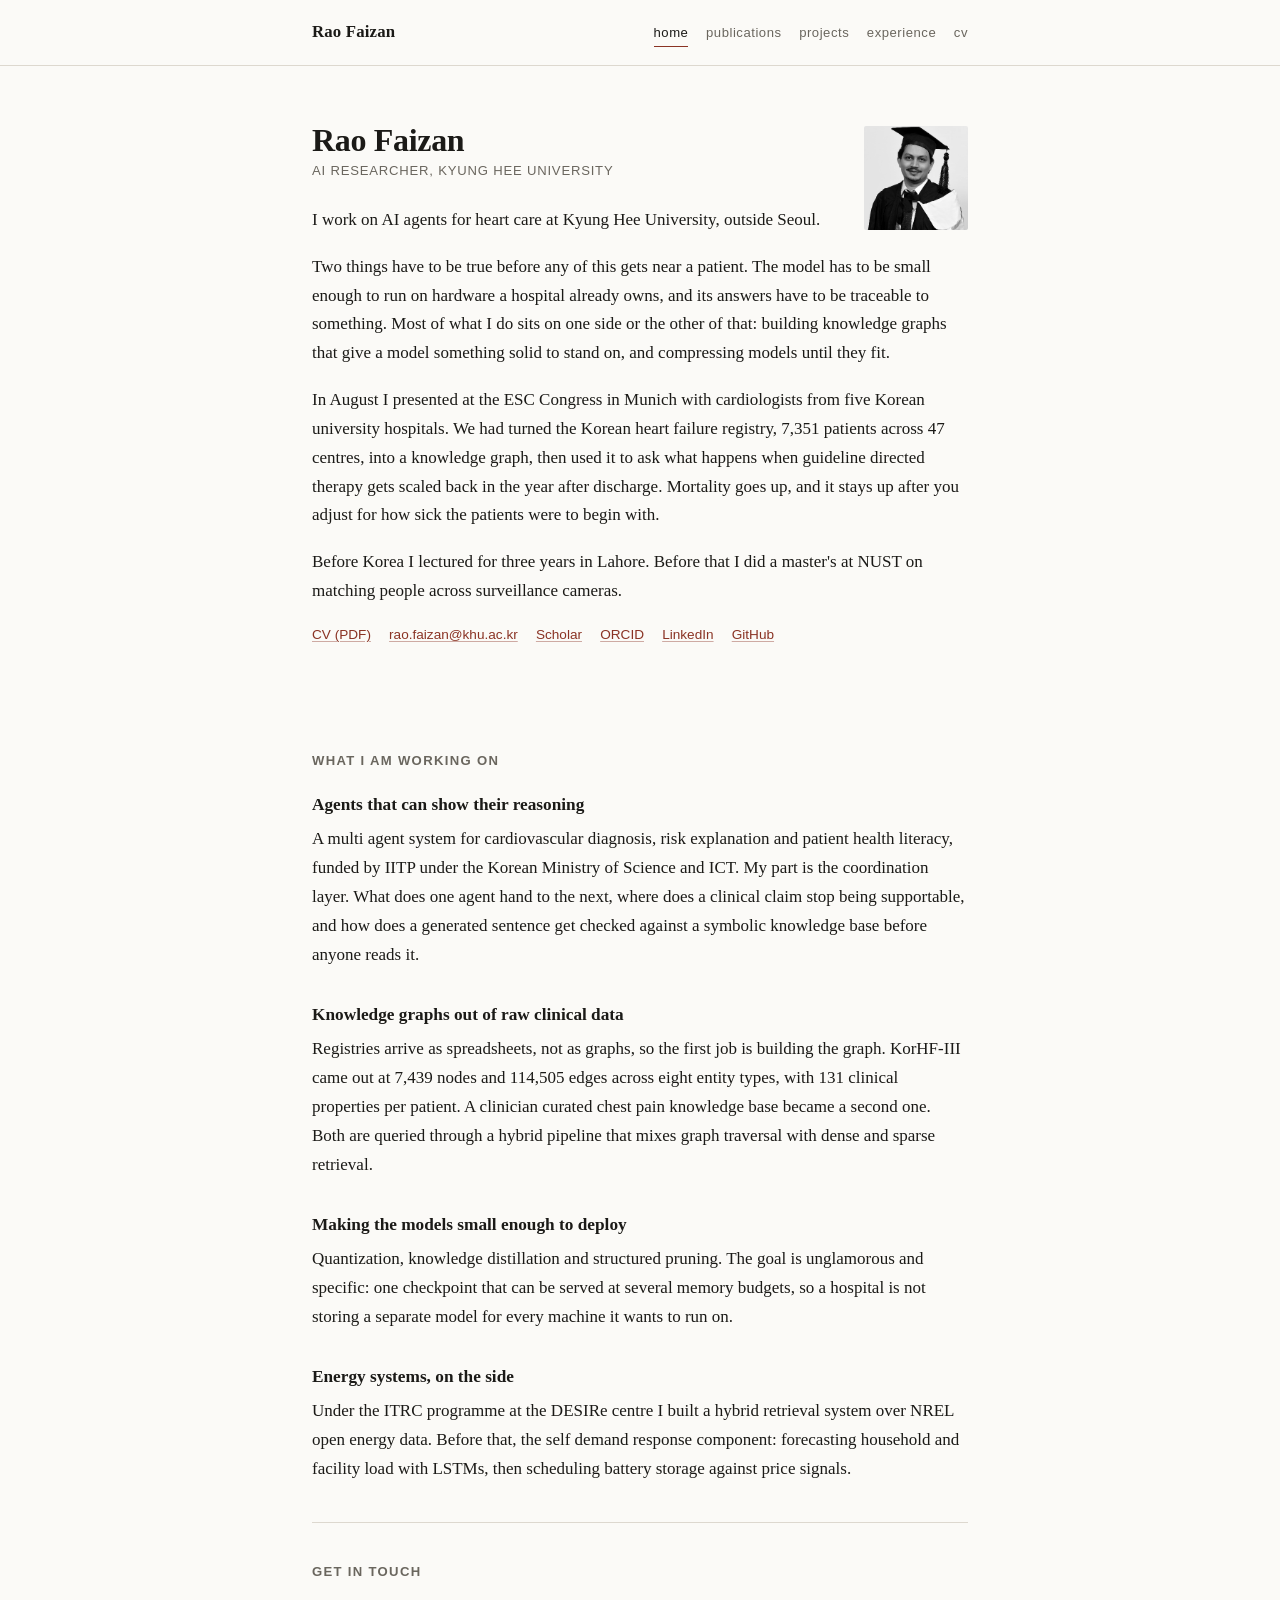
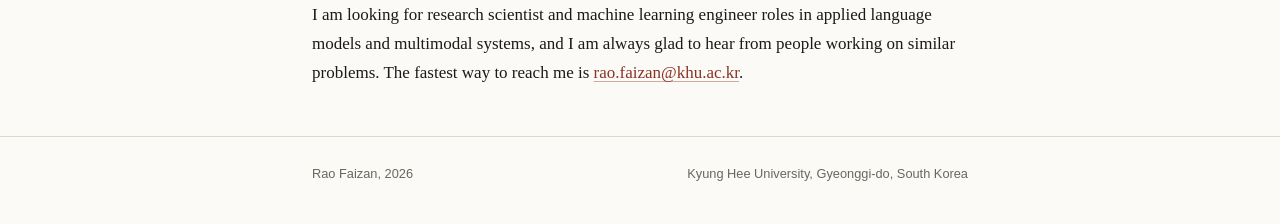
<file: index.html>
<!DOCTYPE html>
<html lang="en">
<head>
<meta charset="utf-8">
<meta name="viewport" content="width=device-width, initial-scale=1">
<title>Rao Faizan</title>
<meta name="description" content="Rao Faizan is an AI researcher at Kyung Hee University in South Korea, working on agent systems, clinical knowledge graphs and model compression for cardiovascular care.">
<link rel="stylesheet" href="assets/style.css">
</head>
<body>

<header class="nav">
  <div class="nav-inner">
    <a class="brand" href="index.html">Rao Faizan</a>
    <nav class="nav-links">
      <a href="index.html" class="active">home</a>
      <a href="publications.html">publications</a>
      <a href="projects.html">projects</a>
      <a href="experience.html">experience</a>
      <a href="assets/Rao_Faizan_CV.pdf">cv</a>
    </nav>
  </div>
</header>

<main class="wrap">

  <div class="intro">
    <img src="assets/profile.png" alt="Rao Faizan">
    <h1>Rao Faizan</h1>
    <p class="role">AI Researcher, Kyung Hee University</p>

    <p>I work on AI agents for heart care at Kyung Hee University, outside Seoul.</p>

    <p>Two things have to be true before any of this gets near a patient. The model has to be
       small enough to run on hardware a hospital already owns, and its answers have to be
       traceable to something. Most of what I do sits on one side or the other of that: building
       knowledge graphs that give a model something solid to stand on, and compressing models
       until they fit.</p>

    <p>In August I presented at the ESC Congress in Munich with cardiologists from five Korean
       university hospitals. We had turned the Korean heart failure registry, 7,351 patients
       across 47 centres, into a knowledge graph, then used it to ask what happens when
       guideline directed therapy gets scaled back in the year after discharge. Mortality goes
       up, and it stays up after you adjust for how sick the patients were to begin with.</p>

    <p>Before Korea I lectured for three years in Lahore. Before that I did a master's at NUST
       on matching people across surveillance cameras.</p>

    <p class="elsewhere">
      <a href="assets/Rao_Faizan_CV.pdf">CV (PDF)</a>
      <a href="mailto:rao.faizan@khu.ac.kr">rao.faizan@khu.ac.kr</a>
      <a href="https://scholar.google.com/citations?user=-F30Si8AAAAJ">Scholar</a>
      <a href="https://orcid.org/0000-0003-4084-5166">ORCID</a>
      <a href="https://www.linkedin.com/in/rao-faizan/">LinkedIn</a>
      <a href="https://github.com/raofaizan">GitHub</a>
    </p>
  </div>

  <section>
    <h2>What I am working on</h2>

    <h3>Agents that can show their reasoning</h3>
    <p>A multi agent system for cardiovascular diagnosis, risk explanation and patient health
       literacy, funded by IITP under the Korean Ministry of Science and ICT. My part is the
       coordination layer. What does one agent hand to the next, where does a clinical claim
       stop being supportable, and how does a generated sentence get checked against a symbolic
       knowledge base before anyone reads it.</p>

    <h3>Knowledge graphs out of raw clinical data</h3>
    <p>Registries arrive as spreadsheets, not as graphs, so the first job is building the graph.
       KorHF-III came out at 7,439 nodes and 114,505 edges across eight entity types, with 131
       clinical properties per patient. A clinician curated chest pain knowledge base became a
       second one. Both are queried through a hybrid pipeline that mixes graph traversal with
       dense and sparse retrieval.</p>

    <h3>Making the models small enough to deploy</h3>
    <p>Quantization, knowledge distillation and structured pruning. The goal is unglamorous and
       specific: one checkpoint that can be served at several memory budgets, so a hospital is
       not storing a separate model for every machine it wants to run on.</p>

    <h3>Energy systems, on the side</h3>
    <p>Under the ITRC programme at the DESIRe centre I built a hybrid retrieval system over NREL
       open energy data. Before that, the self demand response component: forecasting household
       and facility load with LSTMs, then scheduling battery storage against price signals.</p>
  </section>

  <section>
    <h2>Get in touch</h2>
    <p>I am looking for research scientist and machine learning engineer roles in applied
       language models and multimodal systems, and I am always glad to hear from people working
       on similar problems. The fastest way to reach me is
       <a href="mailto:rao.faizan@khu.ac.kr">rao.faizan@khu.ac.kr</a>.</p>
  </section>

</main>

<footer>
  <div class="wrap">
    <span>Rao Faizan, 2026</span>
    <span>Kyung Hee University, Gyeonggi-do, South Korea</span>
  </div>
</footer>

</body>
</html>
</file>
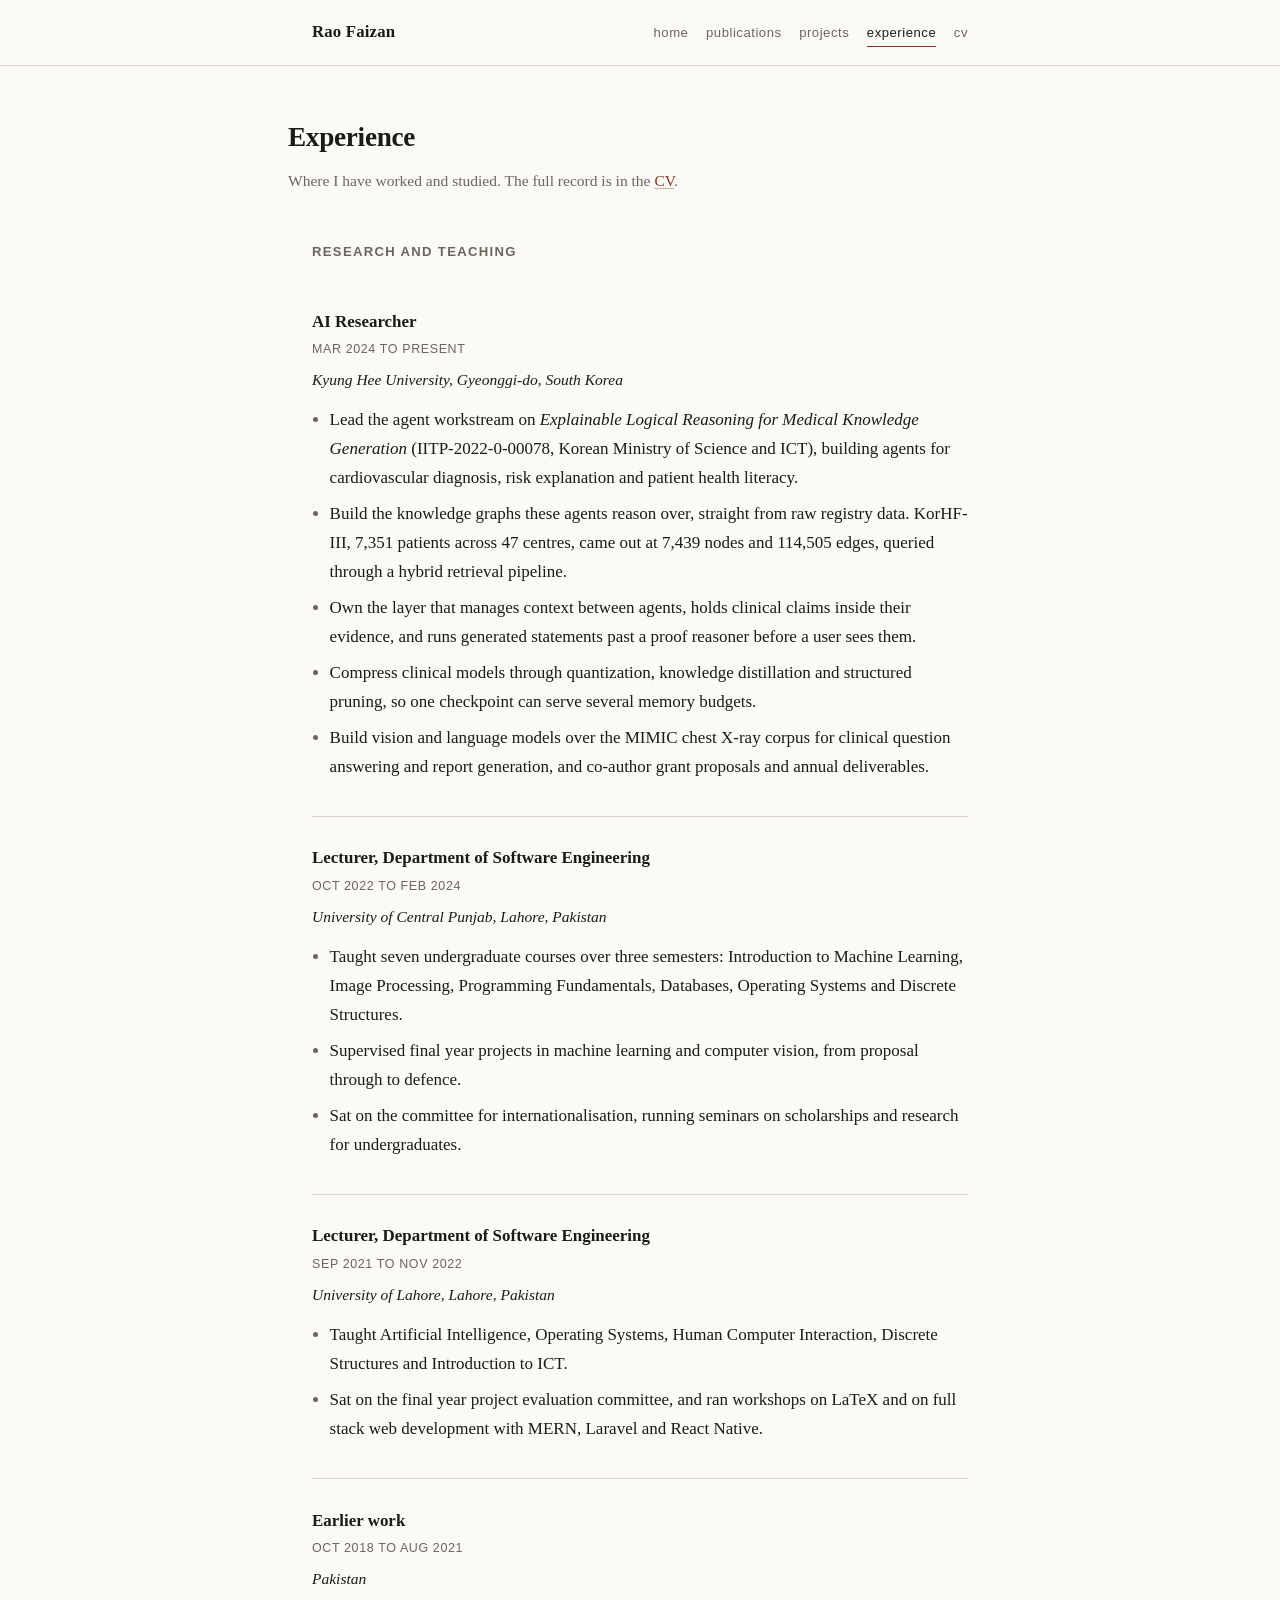
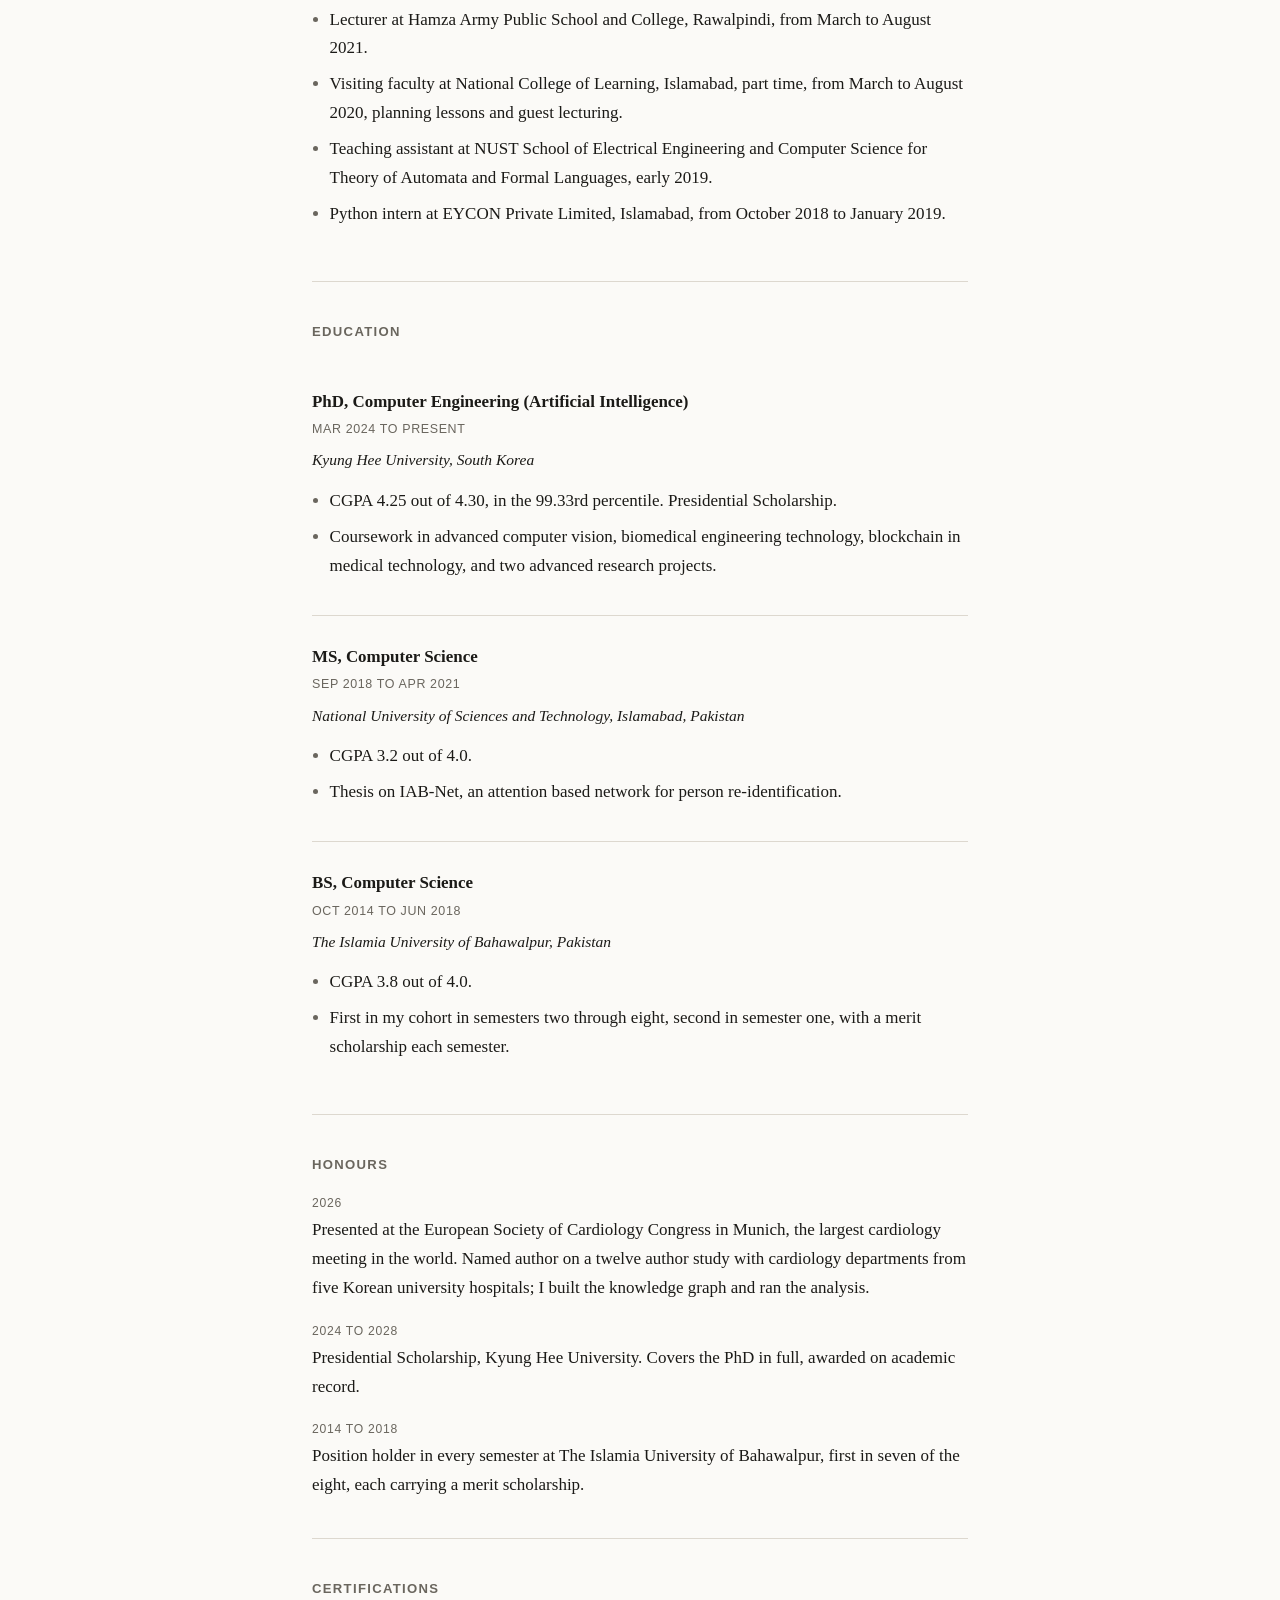
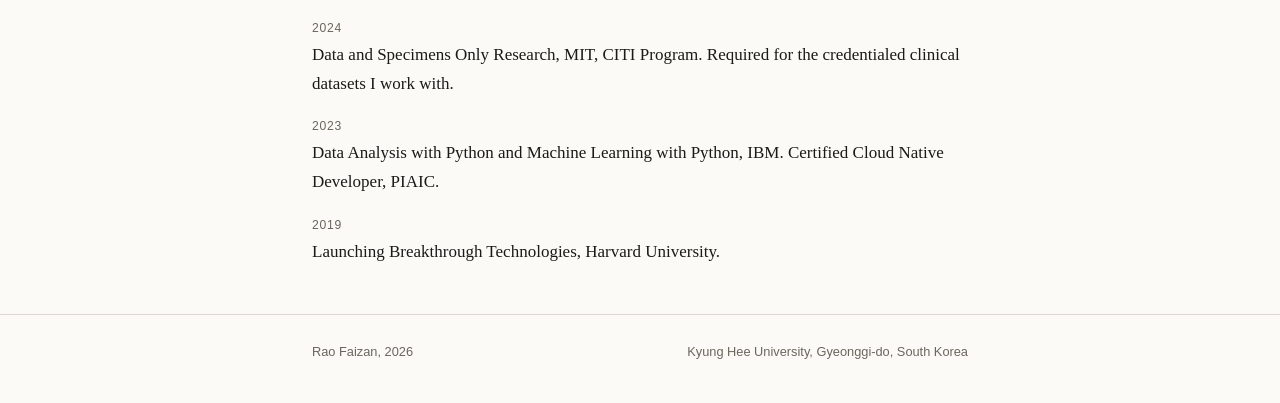
<file: experience.html>
<!DOCTYPE html>
<html lang="en">
<head>
<meta charset="utf-8">
<meta name="viewport" content="width=device-width, initial-scale=1">
<title>Experience, Rao Faizan</title>
<meta name="description" content="Research and teaching history of Rao Faizan: AI research at Kyung Hee University, three years lecturing in Pakistan, and education at NUST and IUB.">
<link rel="stylesheet" href="assets/style.css">
</head>
<body>

<header class="nav">
  <div class="nav-inner">
    <a class="brand" href="index.html">Rao Faizan</a>
    <nav class="nav-links">
      <a href="index.html">home</a>
      <a href="publications.html">publications</a>
      <a href="projects.html">projects</a>
      <a href="experience.html" class="active">experience</a>
      <a href="assets/Rao_Faizan_CV.pdf">cv</a>
    </nav>
  </div>
</header>

<div class="wrap page-head">
  <h1>Experience</h1>
  <p>Where I have worked and studied. The full record is in the
     <a href="assets/Rao_Faizan_CV.pdf">CV</a>.</p>
</div>

<main class="wrap">

  <section>
    <h2>Research and teaching</h2>

    <div class="entry">
      <div class="entry-head">
        <h3>AI Researcher</h3>
        <span class="entry-date">Mar 2024 to present</span>
      </div>
      <p class="entry-org">Kyung Hee University, Gyeonggi-do, South Korea</p>
      <ul>
        <li>Lead the agent workstream on <em>Explainable Logical Reasoning for Medical Knowledge
            Generation</em> (IITP-2022-0-00078, Korean Ministry of Science and ICT), building
            agents for cardiovascular diagnosis, risk explanation and patient health literacy.</li>
        <li>Build the knowledge graphs these agents reason over, straight from raw registry data.
            KorHF-III, 7,351 patients across 47 centres, came out at 7,439 nodes and 114,505
            edges, queried through a hybrid retrieval pipeline.</li>
        <li>Own the layer that manages context between agents, holds clinical claims inside their
            evidence, and runs generated statements past a proof reasoner before a user sees
            them.</li>
        <li>Compress clinical models through quantization, knowledge distillation and structured
            pruning, so one checkpoint can serve several memory budgets.</li>
        <li>Build vision and language models over the MIMIC chest X-ray corpus for clinical
            question answering and report generation, and co-author grant proposals and annual
            deliverables.</li>
      </ul>
    </div>

    <div class="entry">
      <div class="entry-head">
        <h3>Lecturer, Department of Software Engineering</h3>
        <span class="entry-date">Oct 2022 to Feb 2024</span>
      </div>
      <p class="entry-org">University of Central Punjab, Lahore, Pakistan</p>
      <ul>
        <li>Taught seven undergraduate courses over three semesters: Introduction to Machine
            Learning, Image Processing, Programming Fundamentals, Databases, Operating Systems
            and Discrete Structures.</li>
        <li>Supervised final year projects in machine learning and computer vision, from proposal
            through to defence.</li>
        <li>Sat on the committee for internationalisation, running seminars on scholarships and
            research for undergraduates.</li>
      </ul>
    </div>

    <div class="entry">
      <div class="entry-head">
        <h3>Lecturer, Department of Software Engineering</h3>
        <span class="entry-date">Sep 2021 to Nov 2022</span>
      </div>
      <p class="entry-org">University of Lahore, Lahore, Pakistan</p>
      <ul>
        <li>Taught Artificial Intelligence, Operating Systems, Human Computer Interaction,
            Discrete Structures and Introduction to ICT.</li>
        <li>Sat on the final year project evaluation committee, and ran workshops on LaTeX and on
            full stack web development with MERN, Laravel and React Native.</li>
      </ul>
    </div>

    <div class="entry">
      <div class="entry-head">
        <h3>Earlier work</h3>
        <span class="entry-date">Oct 2018 to Aug 2021</span>
      </div>
      <p class="entry-org">Pakistan</p>
      <ul>
        <li>Lecturer at Hamza Army Public School and College, Rawalpindi, from March to August
            2021.</li>
        <li>Visiting faculty at National College of Learning, Islamabad, part time, from March to
            August 2020, planning lessons and guest lecturing.</li>
        <li>Teaching assistant at NUST School of Electrical Engineering and Computer Science for
            Theory of Automata and Formal Languages, early 2019.</li>
        <li>Python intern at EYCON Private Limited, Islamabad, from October 2018 to January
            2019.</li>
      </ul>
    </div>
  </section>

  <section>
    <h2>Education</h2>

    <div class="entry">
      <div class="entry-head">
        <h3>PhD, Computer Engineering (Artificial Intelligence)</h3>
        <span class="entry-date">Mar 2024 to present</span>
      </div>
      <p class="entry-org">Kyung Hee University, South Korea</p>
      <ul>
        <li>CGPA 4.25 out of 4.30, in the 99.33rd percentile. Presidential Scholarship.</li>
        <li>Coursework in advanced computer vision, biomedical engineering technology, blockchain
            in medical technology, and two advanced research projects.</li>
      </ul>
    </div>

    <div class="entry">
      <div class="entry-head">
        <h3>MS, Computer Science</h3>
        <span class="entry-date">Sep 2018 to Apr 2021</span>
      </div>
      <p class="entry-org">National University of Sciences and Technology, Islamabad, Pakistan</p>
      <ul>
        <li>CGPA 3.2 out of 4.0.</li>
        <li>Thesis on IAB-Net, an attention based network for person re-identification.</li>
      </ul>
    </div>

    <div class="entry">
      <div class="entry-head">
        <h3>BS, Computer Science</h3>
        <span class="entry-date">Oct 2014 to Jun 2018</span>
      </div>
      <p class="entry-org">The Islamia University of Bahawalpur, Pakistan</p>
      <ul>
        <li>CGPA 3.8 out of 4.0.</li>
        <li>First in my cohort in semesters two through eight, second in semester one, with a
            merit scholarship each semester.</li>
      </ul>
    </div>
  </section>

  <section>
    <h2>Honours</h2>
    <dl class="facts">
      <dt>2026</dt>
      <dd>Presented at the European Society of Cardiology Congress in Munich, the largest
          cardiology meeting in the world. Named author on a twelve author study with cardiology
          departments from five Korean university hospitals; I built the knowledge graph and ran
          the analysis.</dd>

      <dt>2024 to 2028</dt>
      <dd>Presidential Scholarship, Kyung Hee University. Covers the PhD in full, awarded on
          academic record.</dd>

      <dt>2014 to 2018</dt>
      <dd>Position holder in every semester at The Islamia University of Bahawalpur, first in
          seven of the eight, each carrying a merit scholarship.</dd>
    </dl>
  </section>

  <section>
    <h2>Certifications</h2>
    <dl class="facts">
      <dt>2024</dt>
      <dd>Data and Specimens Only Research, MIT, CITI Program. Required for the credentialed
          clinical datasets I work with.</dd>

      <dt>2023</dt>
      <dd>Data Analysis with Python and Machine Learning with Python, IBM. Certified Cloud Native
          Developer, PIAIC.</dd>

      <dt>2019</dt>
      <dd>Launching Breakthrough Technologies, Harvard University.</dd>
    </dl>
  </section>

</main>

<footer>
  <div class="wrap">
    <span>Rao Faizan, 2026</span>
    <span>Kyung Hee University, Gyeonggi-do, South Korea</span>
  </div>
</footer>

</body>
</html>
</file>
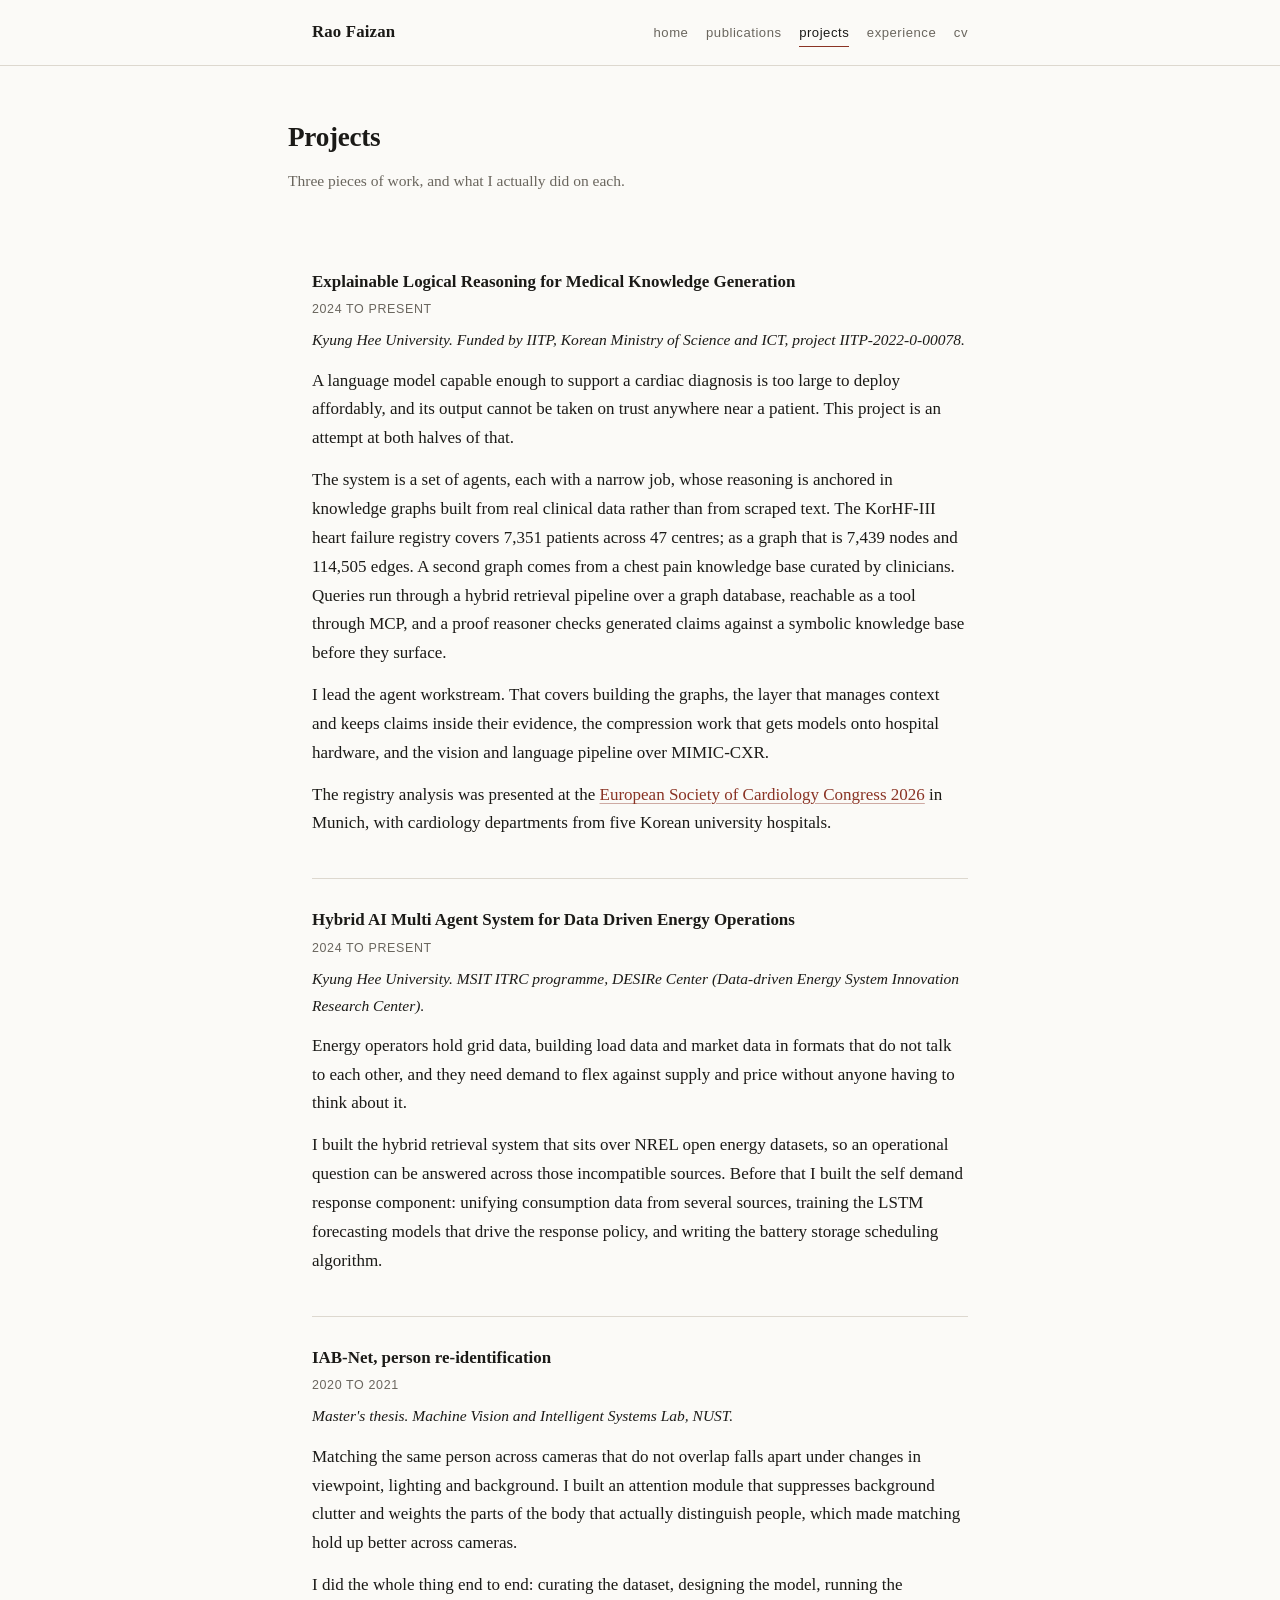
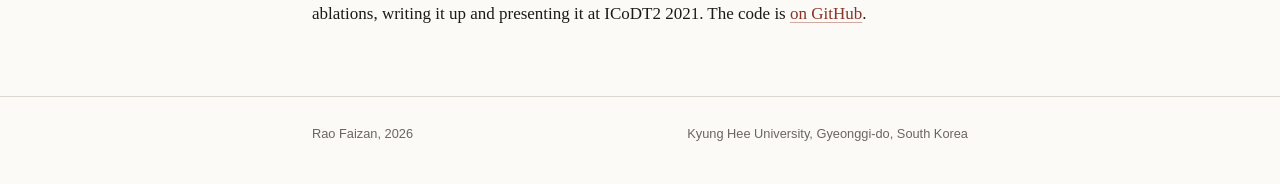
<file: projects.html>
<!DOCTYPE html>
<html lang="en">
<head>
<meta charset="utf-8">
<meta name="viewport" content="width=device-width, initial-scale=1">
<title>Projects, Rao Faizan</title>
<meta name="description" content="Funded research projects by Rao Faizan: agent systems and clinical knowledge graphs for cardiovascular care, data driven energy operations, and person re-identification.">
<link rel="stylesheet" href="assets/style.css">
</head>
<body>

<header class="nav">
  <div class="nav-inner">
    <a class="brand" href="index.html">Rao Faizan</a>
    <nav class="nav-links">
      <a href="index.html">home</a>
      <a href="publications.html">publications</a>
      <a href="projects.html" class="active">projects</a>
      <a href="experience.html">experience</a>
      <a href="assets/Rao_Faizan_CV.pdf">cv</a>
    </nav>
  </div>
</header>

<div class="wrap page-head">
  <h1>Projects</h1>
  <p>Three pieces of work, and what I actually did on each.</p>
</div>

<main class="wrap">

  <section>
    <div class="entry">
      <div class="entry-head">
        <h3>Explainable Logical Reasoning for Medical Knowledge Generation</h3>
        <span class="entry-date">2024 to present</span>
      </div>
      <p class="entry-org">Kyung Hee University. Funded by IITP, Korean Ministry of Science and
        ICT, project IITP-2022-0-00078.</p>

      <p>A language model capable enough to support a cardiac diagnosis is too large to deploy
         affordably, and its output cannot be taken on trust anywhere near a patient. This
         project is an attempt at both halves of that.</p>

      <p>The system is a set of agents, each with a narrow job, whose reasoning is anchored in
         knowledge graphs built from real clinical data rather than from scraped text. The
         KorHF-III heart failure registry covers 7,351 patients across 47 centres; as a graph
         that is 7,439 nodes and 114,505 edges. A second graph comes from a chest pain knowledge
         base curated by clinicians. Queries run through a hybrid retrieval pipeline over a graph
         database, reachable as a tool through MCP, and a proof reasoner checks generated claims
         against a symbolic knowledge base before they surface.</p>

      <p>I lead the agent workstream. That covers building the graphs, the layer that manages
         context and keeps claims inside their evidence, the compression work that gets models
         onto hospital hardware, and the vision and language pipeline over MIMIC-CXR.</p>

      <p>The registry analysis was presented at the
         <a href="publications.html">European Society of Cardiology Congress 2026</a> in Munich,
         with cardiology departments from five Korean university hospitals.</p>
    </div>

    <div class="entry">
      <div class="entry-head">
        <h3>Hybrid AI Multi Agent System for Data Driven Energy Operations</h3>
        <span class="entry-date">2024 to present</span>
      </div>
      <p class="entry-org">Kyung Hee University. MSIT ITRC programme, DESIRe Center
        (Data-driven Energy System Innovation Research Center).</p>

      <p>Energy operators hold grid data, building load data and market data in formats that do
         not talk to each other, and they need demand to flex against supply and price without
         anyone having to think about it.</p>

      <p>I built the hybrid retrieval system that sits over NREL open energy datasets, so an
         operational question can be answered across those incompatible sources. Before that I
         built the self demand response component: unifying consumption data from several
         sources, training the LSTM forecasting models that drive the response policy, and
         writing the battery storage scheduling algorithm.</p>
    </div>

    <div class="entry">
      <div class="entry-head">
        <h3>IAB-Net, person re-identification</h3>
        <span class="entry-date">2020 to 2021</span>
      </div>
      <p class="entry-org">Master's thesis. Machine Vision and Intelligent Systems Lab, NUST.</p>

      <p>Matching the same person across cameras that do not overlap falls apart under changes
         in viewpoint, lighting and background. I built an attention module that suppresses
         background clutter and weights the parts of the body that actually distinguish people,
         which made matching hold up better across cameras.</p>

      <p>I did the whole thing end to end: curating the dataset, designing the model, running the
         ablations, writing it up and presenting it at ICoDT2 2021. The code is
         <a href="https://github.com/raofaizan/IAB-Net">on GitHub</a>.</p>
    </div>
  </section>

</main>

<footer>
  <div class="wrap">
    <span>Rao Faizan, 2026</span>
    <span>Kyung Hee University, Gyeonggi-do, South Korea</span>
  </div>
</footer>

</body>
</html>
</file>
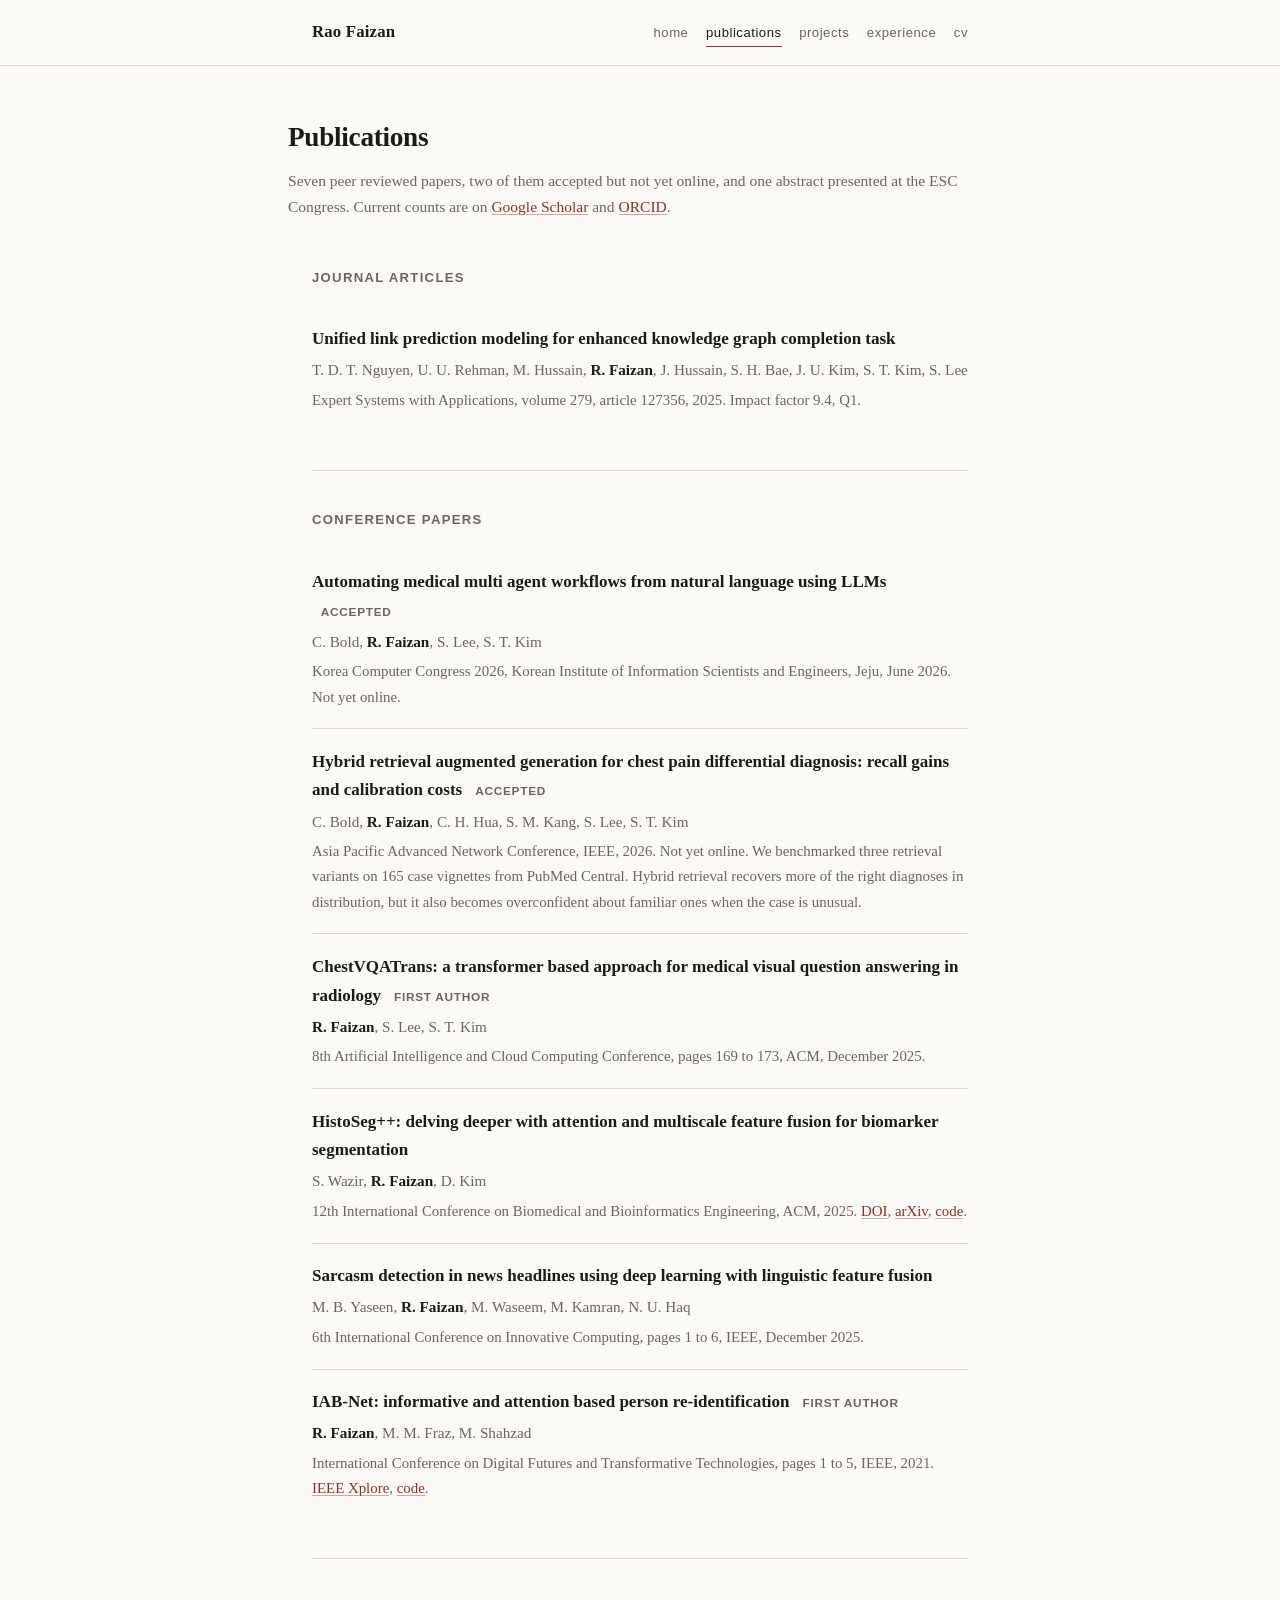
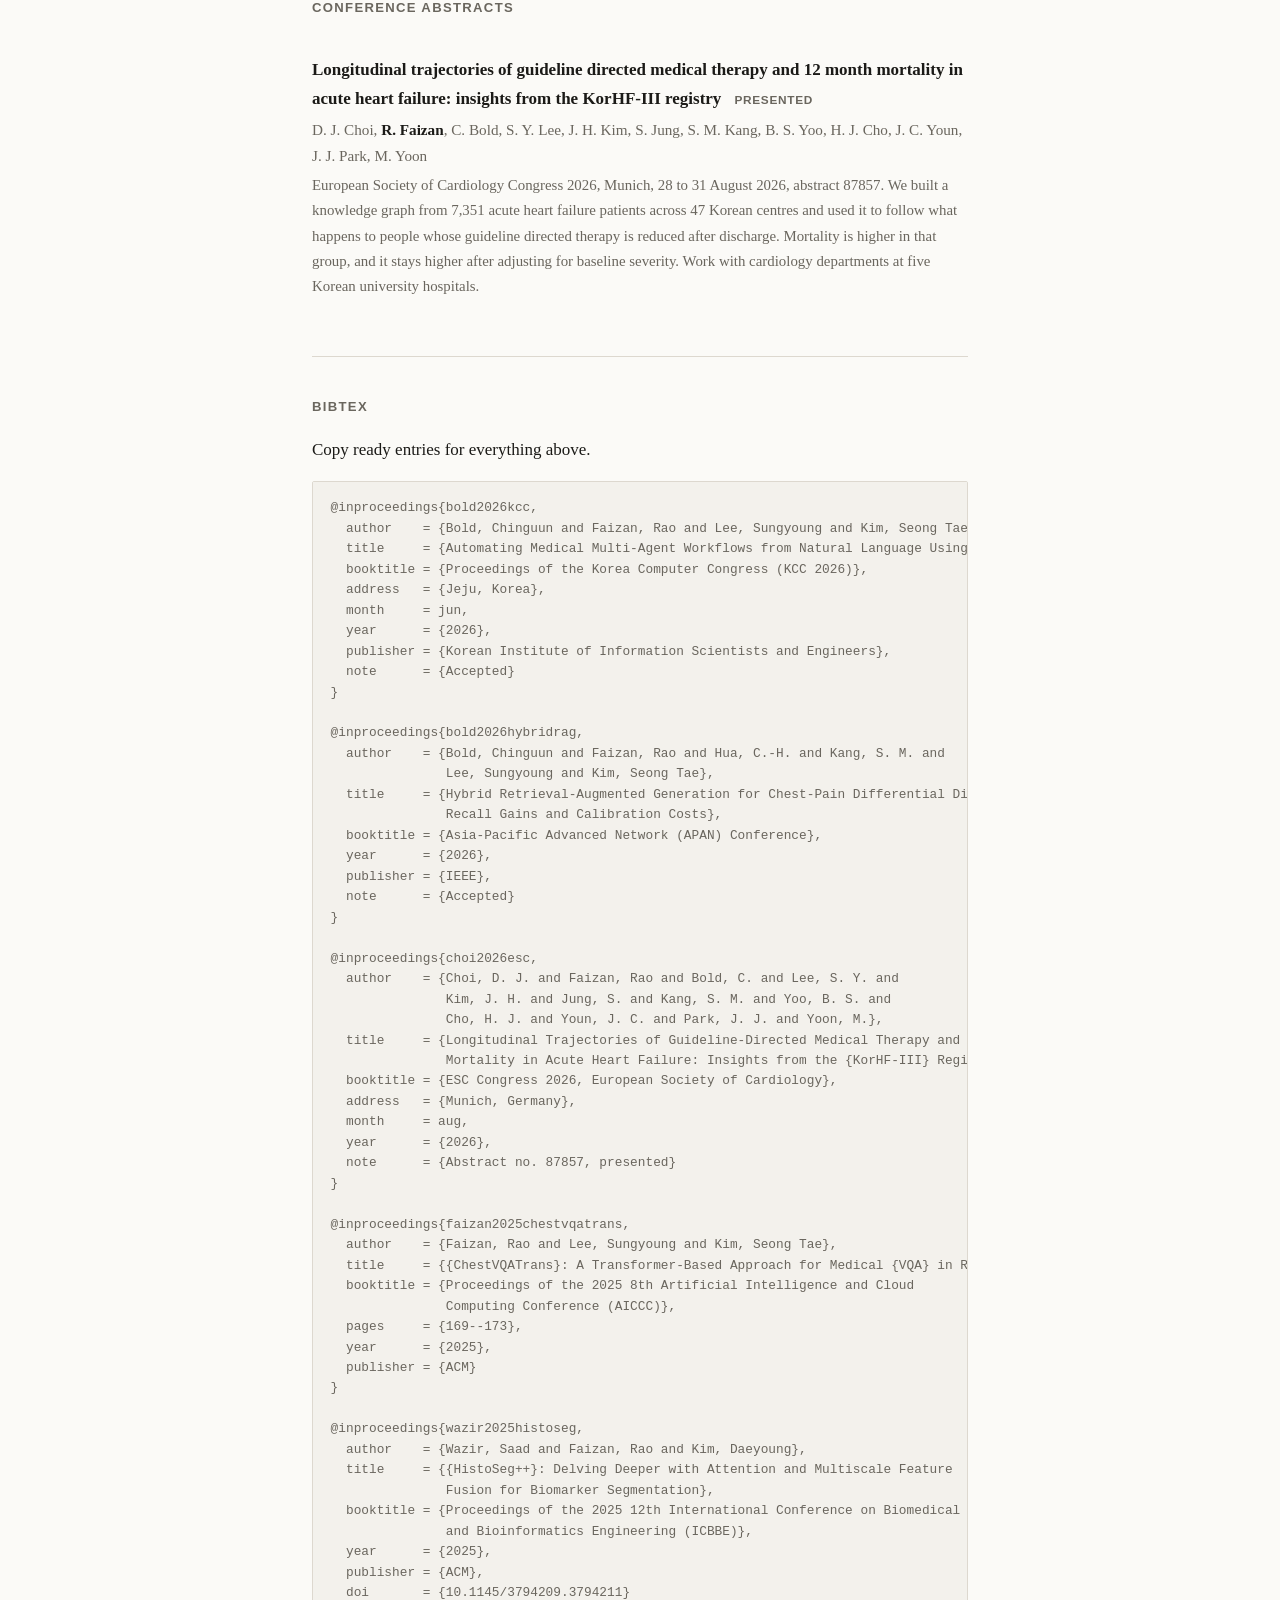
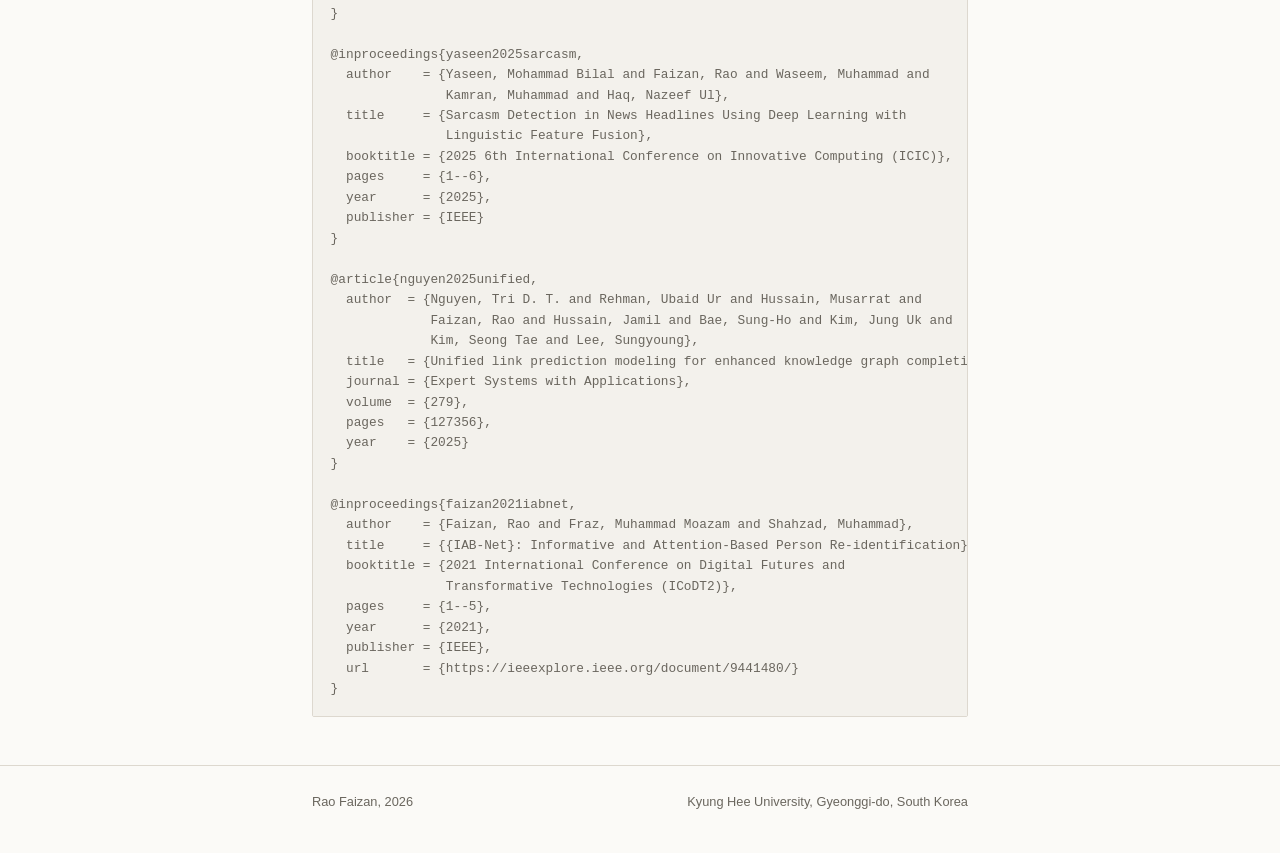
<file: publications.html>
<!DOCTYPE html>
<html lang="en">
<head>
<meta charset="utf-8">
<meta name="viewport" content="width=device-width, initial-scale=1">
<title>Publications, Rao Faizan</title>
<meta name="description" content="Publications by Rao Faizan on medical agent systems, retrieval augmented clinical diagnosis, knowledge graphs, medical VQA, biomarker segmentation and person re-identification.">
<link rel="stylesheet" href="assets/style.css">
</head>
<body>

<header class="nav">
  <div class="nav-inner">
    <a class="brand" href="index.html">Rao Faizan</a>
    <nav class="nav-links">
      <a href="index.html">home</a>
      <a href="publications.html" class="active">publications</a>
      <a href="projects.html">projects</a>
      <a href="experience.html">experience</a>
      <a href="assets/Rao_Faizan_CV.pdf">cv</a>
    </nav>
  </div>
</header>

<div class="wrap page-head">
  <h1>Publications</h1>
  <p>Seven peer reviewed papers, two of them accepted but not yet online, and one abstract
     presented at the ESC Congress. Current counts are on
     <a href="https://scholar.google.com/citations?user=-F30Si8AAAAJ">Google Scholar</a> and
     <a href="https://orcid.org/0000-0003-4084-5166">ORCID</a>.</p>
</div>

<main class="wrap">

  <section>
    <h2>Journal articles</h2>
    <div class="pub">
      <span class="title">Unified link prediction modeling for enhanced knowledge graph completion
        task</span>
      <span class="authors">T. D. T. Nguyen, U. U. Rehman, M. Hussain,
        <span class="me">R. Faizan</span>, J. Hussain, S. H. Bae, J. U. Kim, S. T. Kim, S. Lee</span>
      <span class="venue">Expert Systems with Applications, volume 279, article 127356, 2025.
        Impact factor 9.4, Q1.</span>
    </div>
  </section>

  <section>
    <h2>Conference papers</h2>

    <div class="pub">
      <span class="title">Automating medical multi agent workflows from natural language using LLMs
        <span class="note">accepted</span></span>
      <span class="authors">C. Bold, <span class="me">R. Faizan</span>, S. Lee, S. T. Kim</span>
      <span class="venue">Korea Computer Congress 2026, Korean Institute of Information Scientists
        and Engineers, Jeju, June 2026. Not yet online.</span>
    </div>

    <div class="pub">
      <span class="title">Hybrid retrieval augmented generation for chest pain differential
        diagnosis: recall gains and calibration costs <span class="note">accepted</span></span>
      <span class="authors">C. Bold, <span class="me">R. Faizan</span>, C. H. Hua, S. M. Kang,
        S. Lee, S. T. Kim</span>
      <span class="venue">Asia Pacific Advanced Network Conference, IEEE, 2026. Not yet online.
        We benchmarked three retrieval variants on 165 case vignettes from PubMed Central. Hybrid
        retrieval recovers more of the right diagnoses in distribution, but it also becomes
        overconfident about familiar ones when the case is unusual.</span>
    </div>

    <div class="pub">
      <span class="title">ChestVQATrans: a transformer based approach for medical visual question
        answering in radiology <span class="note">first author</span></span>
      <span class="authors"><span class="me">R. Faizan</span>, S. Lee, S. T. Kim</span>
      <span class="venue">8th Artificial Intelligence and Cloud Computing Conference, pages 169 to
        173, ACM, December 2025.</span>
    </div>

    <div class="pub">
      <span class="title">HistoSeg++: delving deeper with attention and multiscale feature fusion
        for biomarker segmentation</span>
      <span class="authors">S. Wazir, <span class="me">R. Faizan</span>, D. Kim</span>
      <span class="venue">12th International Conference on Biomedical and Bioinformatics
        Engineering, ACM, 2025.
        <a href="https://doi.org/10.1145/3794209.3794211">DOI</a>,
        <a href="https://arxiv.org/abs/2607.01675">arXiv</a>,
        <a href="https://github.com/saadwazir/histosegplusplus">code</a>.</span>
    </div>

    <div class="pub">
      <span class="title">Sarcasm detection in news headlines using deep learning with linguistic
        feature fusion</span>
      <span class="authors">M. B. Yaseen, <span class="me">R. Faizan</span>, M. Waseem, M. Kamran,
        N. U. Haq</span>
      <span class="venue">6th International Conference on Innovative Computing, pages 1 to 6,
        IEEE, December 2025.</span>
    </div>

    <div class="pub">
      <span class="title">IAB-Net: informative and attention based person re-identification
        <span class="note">first author</span></span>
      <span class="authors"><span class="me">R. Faizan</span>, M. M. Fraz, M. Shahzad</span>
      <span class="venue">International Conference on Digital Futures and Transformative
        Technologies, pages 1 to 5, IEEE, 2021.
        <a href="https://ieeexplore.ieee.org/document/9441480/">IEEE Xplore</a>,
        <a href="https://github.com/raofaizan/IAB-Net">code</a>.</span>
    </div>
  </section>

  <section>
    <h2>Conference abstracts</h2>

    <div class="pub">
      <span class="title">Longitudinal trajectories of guideline directed medical therapy and 12
        month mortality in acute heart failure: insights from the KorHF-III registry
        <span class="note">presented</span></span>
      <span class="authors">D. J. Choi, <span class="me">R. Faizan</span>, C. Bold, S. Y. Lee,
        J. H. Kim, S. Jung, S. M. Kang, B. S. Yoo, H. J. Cho, J. C. Youn, J. J. Park, M. Yoon</span>
      <span class="venue">European Society of Cardiology Congress 2026, Munich, 28 to 31 August
        2026, abstract 87857. We built a knowledge graph from 7,351 acute heart failure patients
        across 47 Korean centres and used it to follow what happens to people whose guideline
        directed therapy is reduced after discharge. Mortality is higher in that group, and it
        stays higher after adjusting for baseline severity. Work with cardiology departments at
        five Korean university hospitals.</span>
    </div>
  </section>

  <section>
    <h2>BibTeX</h2>
    <p>Copy ready entries for everything above.</p>
<pre class="bibtex">@inproceedings{bold2026kcc,
  author    = {Bold, Chinguun and Faizan, Rao and Lee, Sungyoung and Kim, Seong Tae},
  title     = {Automating Medical Multi-Agent Workflows from Natural Language Using {LLMs}},
  booktitle = {Proceedings of the Korea Computer Congress (KCC 2026)},
  address   = {Jeju, Korea},
  month     = jun,
  year      = {2026},
  publisher = {Korean Institute of Information Scientists and Engineers},
  note      = {Accepted}
}

@inproceedings{bold2026hybridrag,
  author    = {Bold, Chinguun and Faizan, Rao and Hua, C.-H. and Kang, S. M. and
               Lee, Sungyoung and Kim, Seong Tae},
  title     = {Hybrid Retrieval-Augmented Generation for Chest-Pain Differential Diagnosis:
               Recall Gains and Calibration Costs},
  booktitle = {Asia-Pacific Advanced Network (APAN) Conference},
  year      = {2026},
  publisher = {IEEE},
  note      = {Accepted}
}

@inproceedings{choi2026esc,
  author    = {Choi, D. J. and Faizan, Rao and Bold, C. and Lee, S. Y. and
               Kim, J. H. and Jung, S. and Kang, S. M. and Yoo, B. S. and
               Cho, H. J. and Youn, J. C. and Park, J. J. and Yoon, M.},
  title     = {Longitudinal Trajectories of Guideline-Directed Medical Therapy and 12-Month
               Mortality in Acute Heart Failure: Insights from the {KorHF-III} Registry},
  booktitle = {ESC Congress 2026, European Society of Cardiology},
  address   = {Munich, Germany},
  month     = aug,
  year      = {2026},
  note      = {Abstract no. 87857, presented}
}

@inproceedings{faizan2025chestvqatrans,
  author    = {Faizan, Rao and Lee, Sungyoung and Kim, Seong Tae},
  title     = {{ChestVQATrans}: A Transformer-Based Approach for Medical {VQA} in Radiology},
  booktitle = {Proceedings of the 2025 8th Artificial Intelligence and Cloud
               Computing Conference (AICCC)},
  pages     = {169--173},
  year      = {2025},
  publisher = {ACM}
}

@inproceedings{wazir2025histoseg,
  author    = {Wazir, Saad and Faizan, Rao and Kim, Daeyoung},
  title     = {{HistoSeg++}: Delving Deeper with Attention and Multiscale Feature
               Fusion for Biomarker Segmentation},
  booktitle = {Proceedings of the 2025 12th International Conference on Biomedical
               and Bioinformatics Engineering (ICBBE)},
  year      = {2025},
  publisher = {ACM},
  doi       = {10.1145/3794209.3794211}
}

@inproceedings{yaseen2025sarcasm,
  author    = {Yaseen, Mohammad Bilal and Faizan, Rao and Waseem, Muhammad and
               Kamran, Muhammad and Haq, Nazeef Ul},
  title     = {Sarcasm Detection in News Headlines Using Deep Learning with
               Linguistic Feature Fusion},
  booktitle = {2025 6th International Conference on Innovative Computing (ICIC)},
  pages     = {1--6},
  year      = {2025},
  publisher = {IEEE}
}

@article{nguyen2025unified,
  author  = {Nguyen, Tri D. T. and Rehman, Ubaid Ur and Hussain, Musarrat and
             Faizan, Rao and Hussain, Jamil and Bae, Sung-Ho and Kim, Jung Uk and
             Kim, Seong Tae and Lee, Sungyoung},
  title   = {Unified link prediction modeling for enhanced knowledge graph completion task},
  journal = {Expert Systems with Applications},
  volume  = {279},
  pages   = {127356},
  year    = {2025}
}

@inproceedings{faizan2021iabnet,
  author    = {Faizan, Rao and Fraz, Muhammad Moazam and Shahzad, Muhammad},
  title     = {{IAB-Net}: Informative and Attention-Based Person Re-identification},
  booktitle = {2021 International Conference on Digital Futures and
               Transformative Technologies (ICoDT2)},
  pages     = {1--5},
  year      = {2021},
  publisher = {IEEE},
  url       = {https://ieeexplore.ieee.org/document/9441480/}
}</pre>
  </section>

</main>

<footer>
  <div class="wrap">
    <span>Rao Faizan, 2026</span>
    <span>Kyung Hee University, Gyeonggi-do, South Korea</span>
  </div>
</footer>

</body>
</html>
</file>
<file: assets/style.css>
/* =========================================================
   Rao Faizan, personal site.
   One hand-written stylesheet. No framework, no build step,
   no web fonts, no CDN. Everything below is deliberate.

   Design notes, so future edits do not undo the intent:
   - Serif body text on warm paper. The system sans stack is
     used only for dates and small labels, as contrast.
   - No cards, no pill buttons, no tag chips, no drop shadows,
     no stat tiles. Hairline rules and whitespace do the work.
   - One accent colour, a dark red, used only for links.
   - Narrow measure (about 68 characters) because this is a
     page to read, not a dashboard to scan.
   ========================================================= */

:root {
  --bg:        #fbfaf7;
  --bg-alt:    #f3f1ec;
  --text:      #1b1a17;
  --muted:     #6a665e;
  --accent:    #8a3324;
  --rule:      #ddd8cf;
  --maxw:      44rem;
}

@media (prefers-color-scheme: dark) {
  :root {
    --bg:      #171613;
    --bg-alt:  #1f1e1a;
    --text:    #e9e5db;
    --muted:   #9c968a;
    --accent:  #d98b6a;
    --rule:    #322f29;
  }
}

*, *::before, *::after { box-sizing: border-box; }

html { -webkit-text-size-adjust: 100%; }

body {
  margin: 0;
  font-family: Charter, "Bitstream Charter", "Sitka Text", Cambria, Georgia,
               "Times New Roman", serif;
  font-size: 1.0625rem;
  line-height: 1.7;
  color: var(--text);
  background: var(--bg);
  -webkit-font-smoothing: antialiased;
  text-rendering: optimizeLegibility;
}

.wrap { max-width: var(--maxw); margin: 0 auto; padding: 0 1.5rem; }

a { color: var(--accent); text-decoration: underline; text-underline-offset: .15em;
    text-decoration-thickness: .06em; text-decoration-color: color-mix(in srgb, var(--accent) 40%, transparent); }
a:hover { text-decoration-color: var(--accent); }

/* ---------------- masthead ---------------- */
.nav { border-bottom: 1px solid var(--rule); background: var(--bg); }
.nav-inner {
  max-width: var(--maxw); margin: 0 auto; padding: 1.1rem 1.5rem;
  display: flex; align-items: baseline; justify-content: space-between;
  gap: 1rem; flex-wrap: wrap;
}
.brand { font-weight: 600; font-size: 1.05rem; color: var(--text); text-decoration: none;
         letter-spacing: .01em; }
.brand:hover { color: var(--accent); }
.nav-links { display: flex; gap: 1.1rem; flex-wrap: wrap;
  font-family: -apple-system, "Segoe UI", Roboto, sans-serif;
  font-size: .82rem; letter-spacing: .04em; text-transform: lowercase; }
.nav-links a { color: var(--muted); text-decoration: none; padding-bottom: 2px; }
.nav-links a:hover { color: var(--accent); }
.nav-links a.active { color: var(--text); border-bottom: 1px solid var(--accent); }

/* ---------------- opening block ---------------- */
.intro { padding: 3.5rem 0 2.5rem; }
.intro img {
  width: 104px; height: 104px; object-fit: cover; object-position: top center;
  border-radius: 2px; float: right; margin: .3rem 0 1.25rem 1.75rem;
  filter: grayscale(100%) contrast(1.05);
}
@media (prefers-color-scheme: dark) { .intro img { filter: grayscale(100%) brightness(.9); } }
.intro h1 { margin: 0 0 .1rem; font-size: 2rem; font-weight: 600; letter-spacing: -.01em;
            line-height: 1.15; }
.intro .role {
  margin: 0 0 1.5rem; color: var(--muted);
  font-family: -apple-system, "Segoe UI", Roboto, sans-serif;
  font-size: .82rem; letter-spacing: .06em; text-transform: uppercase;
}
.intro p { margin: 0 0 1.1rem; }
.intro p:last-of-type { margin-bottom: 1.6rem; }

/* inline link row, plain text separated by rules */
.elsewhere {
  font-family: -apple-system, "Segoe UI", Roboto, sans-serif;
  font-size: .85rem; color: var(--muted); clear: both;
}
.elsewhere a { margin-right: .9rem; white-space: nowrap; }

/* ---------------- sections ---------------- */
main { padding-bottom: 1rem; }
section { padding: 2.4rem 0 0; }
section + section { border-top: 1px solid var(--rule); margin-top: 2.4rem; }

h2 {
  margin: 0 0 1.1rem; font-size: .82rem; font-weight: 600;
  font-family: -apple-system, "Segoe UI", Roboto, sans-serif;
  letter-spacing: .1em; text-transform: uppercase; color: var(--muted);
}
h3 { margin: 1.9rem 0 .35rem; font-size: 1.08rem; font-weight: 600; }
h3:first-of-type { margin-top: 0; }
p { margin: 0 0 1.05rem; }
p:last-child { margin-bottom: 0; }

.page-head { padding: 3rem 0 .5rem; }
.page-head h1 { margin: 0 0 .5rem; font-size: 1.7rem; font-weight: 600; letter-spacing: -.01em; }
.page-head p { color: var(--muted); font-size: .97rem; }

/* ---------------- entries ---------------- */
.entry { padding: 1.7rem 0; border-bottom: 1px solid var(--rule); }
.entry:last-child { border-bottom: none; padding-bottom: .4rem; }
.entry-head { margin-bottom: .1rem; }
.entry-head h3 { margin: 0; font-size: 1.06rem; display: inline; }
.entry-date {
  display: block; color: var(--muted); margin-top: .15rem;
  font-family: -apple-system, "Segoe UI", Roboto, sans-serif;
  font-size: .78rem; letter-spacing: .05em; text-transform: uppercase;
}
.entry-org { margin: .45rem 0 .7rem; color: var(--text); font-size: .97rem; font-style: italic; }
.entry ul { margin: 0; padding-left: 1.1rem; }
.entry ul li { margin-bottom: .45rem; }
.entry ul li::marker { color: var(--muted); }
.entry p { margin-bottom: .8rem; }

/* ---------------- publications ---------------- */
.pub { padding: 1.15rem 0; border-bottom: 1px solid var(--rule); }
.pub:last-child { border-bottom: none; }
.pub .title { display: block; font-weight: 600; margin-bottom: .2rem; }
.pub .authors { display: block; color: var(--muted); font-size: .95rem; }
.pub .authors .me { color: var(--text); font-weight: 600; }
.pub .venue { display: block; margin-top: .3rem; color: var(--muted); font-size: .93rem; }
.note {
  color: var(--muted);
  font-family: -apple-system, "Segoe UI", Roboto, sans-serif;
  font-size: .74rem; letter-spacing: .06em; text-transform: uppercase;
  margin-left: .55rem; white-space: nowrap;
}

pre.bibtex {
  background: var(--bg-alt); border: 1px solid var(--rule); border-radius: 2px;
  padding: 1rem 1.1rem; overflow-x: auto; font-size: .8rem; line-height: 1.6;
  font-family: ui-monospace, SFMono-Regular, Menlo, Consolas, monospace;
  color: var(--muted);
}

/* ---------------- lists ---------------- */
dl.facts { margin: 0; }
dl.facts dt {
  font-family: -apple-system, "Segoe UI", Roboto, sans-serif;
  font-size: .76rem; letter-spacing: .06em; text-transform: uppercase;
  color: var(--muted); margin-top: 1.1rem;
}
dl.facts dt:first-child { margin-top: 0; }
dl.facts dd { margin: .15rem 0 0; }

footer {
  border-top: 1px solid var(--rule); margin-top: 3rem; padding: 1.6rem 0 2.5rem;
  color: var(--muted);
  font-family: -apple-system, "Segoe UI", Roboto, sans-serif;
  font-size: .8rem;
}
footer .wrap { display: flex; justify-content: space-between; gap: .75rem; flex-wrap: wrap; }

/* ---------------- small screens ---------------- */
@media (max-width: 34rem) {
  body { font-size: 1.02rem; }
  .intro { padding: 2.25rem 0 1.75rem; }
  .intro img { width: 78px; height: 78px; margin-left: 1.1rem; }
  .intro h1 { font-size: 1.6rem; }
  .nav-inner { padding: .9rem 1.25rem; }
  .nav-links { gap: .85rem; }
}
</file>
